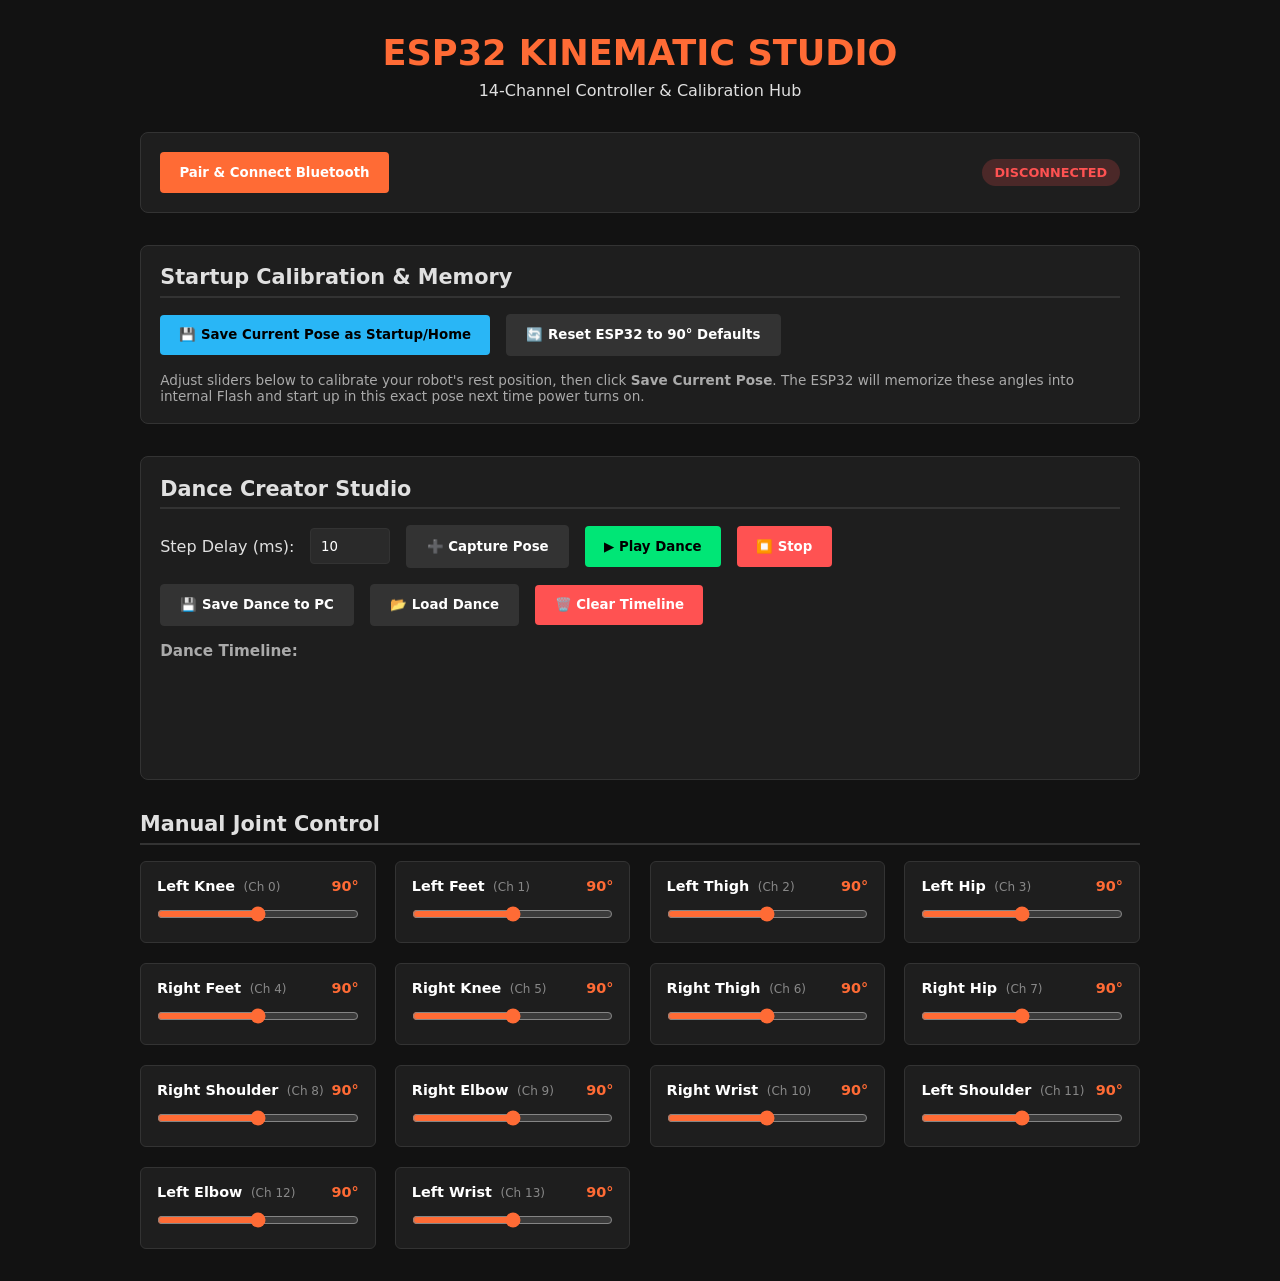
<file: asd.html>
<!DOCTYPE html>
<html lang="en">
<head>
  <meta charset="UTF-8">
  <meta name="viewport" content="width=device-width, initial-scale=1.0">
  <title>ESP32 Kinematic Studio</title>
  <style>
    :root {
      --bg: #121212;
      --card-bg: #1e1e1e;
      --accent: #ff6b35;
      --accent-green: #00e676;
      --accent-red: #ff5252;
      --accent-blue: #29b6f6;
      --text: #e0e0e0;
      --border: #333333;
    }
    * { box-sizing: border-box; margin: 0; padding: 0; font-family: system-ui, sans-serif; }
    body { background-color: var(--bg); color: var(--text); padding: 2rem; display: flex; flex-direction: column; align-items: center; }
    .container { max-width: 1000px; width: 100%; }
    header { text-align: center; margin-bottom: 2rem; }
    header h1 { font-size: 2.2rem; color: var(--accent); margin-bottom: 0.5rem; }
    .config-card { background: var(--card-bg); border: 1px solid var(--border); border-radius: 8px; padding: 1.2rem; margin-bottom: 2rem; display: flex; gap: 1rem; align-items: center; justify-content: space-between; }
    
    .btn { background: var(--accent); color: #fff; border: none; padding: 0.8rem 1.2rem; border-radius: 4px; font-weight: 600; cursor: pointer; }
    .btn-green { background: var(--accent-green); color: #000; }
    .btn-red { background: var(--accent-red); color: #fff; }
    .btn-blue { background: var(--accent-blue); color: #000; }
    .btn-secondary { background: #333; color: #fff; border: 1px solid var(--border); }
    
    .status-badge { padding: 0.4rem 0.8rem; border-radius: 20px; font-size: 0.8rem; font-weight: bold; background: #333; }
    .status-badge.online { background: rgba(0, 230, 118, 0.2); color: var(--accent-green); }
    .status-badge.offline { background: rgba(255, 82, 82, 0.2); color: var(--accent-red); }
    
    .section-title { font-size: 1.3rem; margin-bottom: 1rem; border-bottom: 2px solid var(--border); padding-bottom: 0.4rem; }
    
    .studio-panel { background: var(--card-bg); border: 1px solid var(--border); border-radius: 8px; padding: 1.2rem; margin-bottom: 2rem; }
    .controls-row { display: flex; gap: 1rem; align-items: center; flex-wrap: wrap; margin-bottom: 1rem; }
    .controls-row input[type="number"] { background: #2a2a2a; border: 1px solid var(--border); color: #fff; padding: 0.6rem; border-radius: 4px; width: 80px; }
    
    .timeline { display: flex; gap: 0.8rem; overflow-x: auto; padding: 1rem 0; min-height: 100px; }
    .frame-card { background: #2a2a2a; border: 1px solid var(--border); border-radius: 6px; padding: 0.8rem; min-width: 140px; text-align: center; position: relative; }
    .frame-card h4 { color: var(--accent); font-size: 0.9rem; margin-bottom: 0.4rem; }
    .frame-card p { font-size: 0.75rem; color: #aaa; margin-bottom: 0.6rem; }
    .frame-card .remove-btn { position: absolute; top: 4px; right: 6px; color: var(--accent-red); cursor: pointer; font-weight: bold; }

    .servo-grid { display: grid; grid-template-columns: repeat(auto-fill, minmax(220px, 1fr)); gap: 1.2rem; }
    .servo-card { background: var(--card-bg); border: 1px solid var(--border); border-radius: 6px; padding: 1rem; }
    .servo-header { display: flex; justify-content: space-between; margin-bottom: 0.8rem; font-size: 0.9rem; }
    .servo-title { font-weight: 600; color: #fff; }
    .servo-ch { font-size: 0.75rem; color: #888; margin-left: 4px; }
    .servo-angle { color: var(--accent); font-weight: bold; }
    input[type="range"] { width: 100%; accent-color: var(--accent); }
  </style>
</head>
<body>

<div class="container">
  <header>
    <h1>ESP32 KINEMATIC STUDIO</h1>
    <p>14-Channel Controller & Calibration Hub</p>
  </header>

  <div class="config-card">
    <button class="btn" onclick="connectBLE()">Pair & Connect Bluetooth</button>
    <span class="status-badge offline" id="statusBadge">DISCONNECTED</span>
  </div>

  <div class="studio-panel">
    <h2 class="section-title">Startup Calibration & Memory</h2>
    <div class="controls-row">
      <button class="btn btn-blue" onclick="saveHomeToESP32()">💾 Save Current Pose as Startup/Home</button>
      <button class="btn btn-secondary" onclick="resetDefaults()">🔄 Reset ESP32 to 90° Defaults</button>
    </div>
    <p style="font-size:0.85rem; color:#aaa;">Adjust sliders below to calibrate your robot's rest position, then click <b>Save Current Pose</b>. The ESP32 will memorize these angles into internal Flash and start up in this exact pose next time power turns on.</p>
  </div>

  <div class="studio-panel">
    <h2 class="section-title">Dance Creator Studio</h2>
    <div class="controls-row">
      <label>Step Delay (ms):</label>
      <input type="number" id="frameDelay" value="10" min="1" max="100">
      
      <button class="btn btn-secondary" onclick="addKeyframe()">➕ Capture Pose</button>
      <button class="btn btn-green" onclick="playSequence()">▶️ Play Dance</button>
      <button class="btn btn-red" onclick="stopSequence()">⏹️ Stop</button>
    </div>

    <div class="controls-row">
      <button class="btn btn-secondary" onclick="saveDanceToFile()">💾 Save Dance to PC</button>
      <button class="btn btn-secondary" onclick="document.getElementById('fileInput').click()">📂 Load Dance</button>
      <input type="file" id="fileInput" accept=".json" style="display:none;" onchange="loadDanceFromFile(event)">
      <button class="btn btn-red" onclick="clearTimeline()">🗑️ Clear Timeline</button>
    </div>

    <h3 style="font-size:0.95rem; margin-top: 1rem; color:#aaa;">Dance Timeline:</h3>
    <div class="timeline" id="timelineContainer"></div>
  </div>

  <h2 class="section-title">Manual Joint Control</h2>
  <div class="servo-grid" id="servoContainer"></div>
</div>

<script>
  const SERVICE_UUID = "6e400001-b5a3-f393-e0a9-e50e24dcca9e";
  const CHARACTERISTIC_UUID_RX = "6e400002-b5a3-f393-e0a9-e50e24dcca9e";

  let rxCharacteristic = null;
  let danceTimeline = [];
  let isPlaying = false;

  const jointMapping = [
    { channel: 0, name: "Left Knee" },
    { channel: 1, name: "Left Feet" },
    { channel: 2, name: "Left Thigh" },
    { channel: 3, name: "Left Hip" },
    { channel: 4, name: "Right Feet" },
    { channel: 5, name: "Right Knee" },
    { channel: 6, name: "Right Thigh" },
    { channel: 7, name: "Right Hip" },
    { channel: 8, name: "Right Shoulder" },
    { channel: 9, name: "Right Elbow" },
    { channel: 10, name: "Right Wrist" },
    { channel: 11, name: "Left Shoulder" },
    { channel: 12, name: "Left Elbow" },
    { channel: 13, name: "Left Wrist" }
  ];

  let currentAngles = new Array(14).fill(90);

  const container = document.getElementById('servoContainer');
  jointMapping.forEach(joint => {
    const card = document.createElement('div');
    card.className = 'servo-card';
    card.innerHTML = `
      <div class="servo-header">
        <span>
          <span class="servo-title">${joint.name}</span>
          <span class="servo-ch">(Ch ${joint.channel})</span>
        </span>
        <span class="servo-angle" id="angle-val-${joint.channel}">90°</span>
      </div>
      <input type="range" id="servo-${joint.channel}" min="0" max="180" value="90" oninput="updateServo(${joint.channel}, this.value)">
    `;
    container.appendChild(card);
  });

  async function connectBLE() {
    const badge = document.getElementById('statusBadge');
    try {
      const device = await navigator.bluetooth.requestDevice({
        filters: [{ name: 'ESP32_14Ch_Servos' }],
        optionalServices: [SERVICE_UUID]
      });

      const server = await device.gatt.connect();
      const service = await server.getPrimaryService(SERVICE_UUID);
      rxCharacteristic = await service.getCharacteristic(CHARACTERISTIC_UUID_RX);

      badge.className = "status-badge online";
      badge.textContent = "CONNECTED (BLE)";
    } catch (e) {
      badge.className = "status-badge offline";
      badge.textContent = "FAILED TO CONNECT";
    }
  }

  async function sendBLECommand(cmd) {
    if (!rxCharacteristic) return;
    const encoder = new TextEncoder();
    await rxCharacteristic.writeValue(encoder.encode(cmd));
  }

  let debounceTimers = {};
  function updateServo(channel, angle) {
    currentAngles[channel] = parseInt(angle);
    document.getElementById(`angle-val-${channel}`).textContent = `${angle}°`;
    
    clearTimeout(debounceTimers[channel]);
    debounceTimers[channel] = setTimeout(() => {
      sendBLECommand(`s${channel}a${angle}`);
    }, 40);
  }

  // --- CALIBRATION FUNCTIONS ---

  function saveHomeToESP32() {
    // Send "save <A0> <A1> ... <A13>"
    const cmd = `save ${currentAngles.join(' ')}`;
    sendBLECommand(cmd);
    alert("Saved current pose into ESP32 internal memory as startup default!");
  }

  function resetDefaults() {
    sendBLECommand("reset");
    currentAngles.fill(90);
    for (let i = 0; i < 14; i++) {
      document.getElementById(`servo-${i}`).value = 90;
      document.getElementById(`angle-val-${i}`).textContent = "90°";
    }
    alert("Reset ESP32 startup memory to default 90°!");
  }

  // --- STUDIO SEQUENCER LOGIC ---

  function addKeyframe() {
    const delay = parseInt(document.getElementById('frameDelay').value) || 10;
    danceTimeline.push({ angles: [...currentAngles], speed: delay });
    renderTimeline();
  }

  function removeKeyframe(index) {
    danceTimeline.splice(index, 1);
    renderTimeline();
  }

  function clearTimeline() {
    danceTimeline = [];
    renderTimeline();
  }

  function renderTimeline() {
    const container = document.getElementById('timelineContainer');
    container.innerHTML = "";
    danceTimeline.forEach((frame, idx) => {
      const card = document.createElement('div');
      card.className = "frame-card";
      card.innerHTML = `
        <span class="remove-btn" onclick="removeKeyframe(${idx})">✕</span>
        <h4>Pose #${idx + 1}</h4>
        <p>Speed Delay: ${frame.speed}ms</p>
      `;
      container.appendChild(card);
    });
  }

  async function playSequence() {
    if (danceTimeline.length === 0) return alert("Add some keyframes first!");
    isPlaying = true;

    for (let i = 0; i < danceTimeline.length; i++) {
      if (!isPlaying) break;
      const frame = danceTimeline[i];
      
      frame.angles.forEach((angle, ch) => {
        document.getElementById(`servo-${ch}`).value = angle;
        document.getElementById(`angle-val-${ch}`).textContent = `${angle}°`;
        currentAngles[ch] = angle;
      });

      const cmd = `${frame.angles.join(' ')} ${frame.speed}`;
      await sendBLECommand(cmd);
      await new Promise(r => setTimeout(r, 800)); 
    }
    isPlaying = false;
  }

  function stopSequence() { isPlaying = false; }

  function saveDanceToFile() {
    if (danceTimeline.length === 0) return alert("Timeline is empty!");
    const dataStr = "data:text/json;charset=utf-8," + encodeURIComponent(JSON.stringify(danceTimeline, null, 2));
    const downloadAnchor = document.createElement('a');
    downloadAnchor.setAttribute("href", dataStr);
    downloadAnchor.setAttribute("download", "my_robot_dance.json");
    document.body.appendChild(downloadAnchor);
    downloadAnchor.click();
    downloadAnchor.remove();
  }

  function loadDanceFromFile(event) {
    const file = event.target.files[0];
    if (!file) return;
    const reader = new FileReader();
    reader.onload = function(e) {
      try {
        danceTimeline = JSON.parse(e.target.result);
        renderTimeline();
      } catch (err) { alert("Invalid dance file format."); }
    };
    reader.readAsText(file);
  }
</script>

</body>
</html>
</file>
